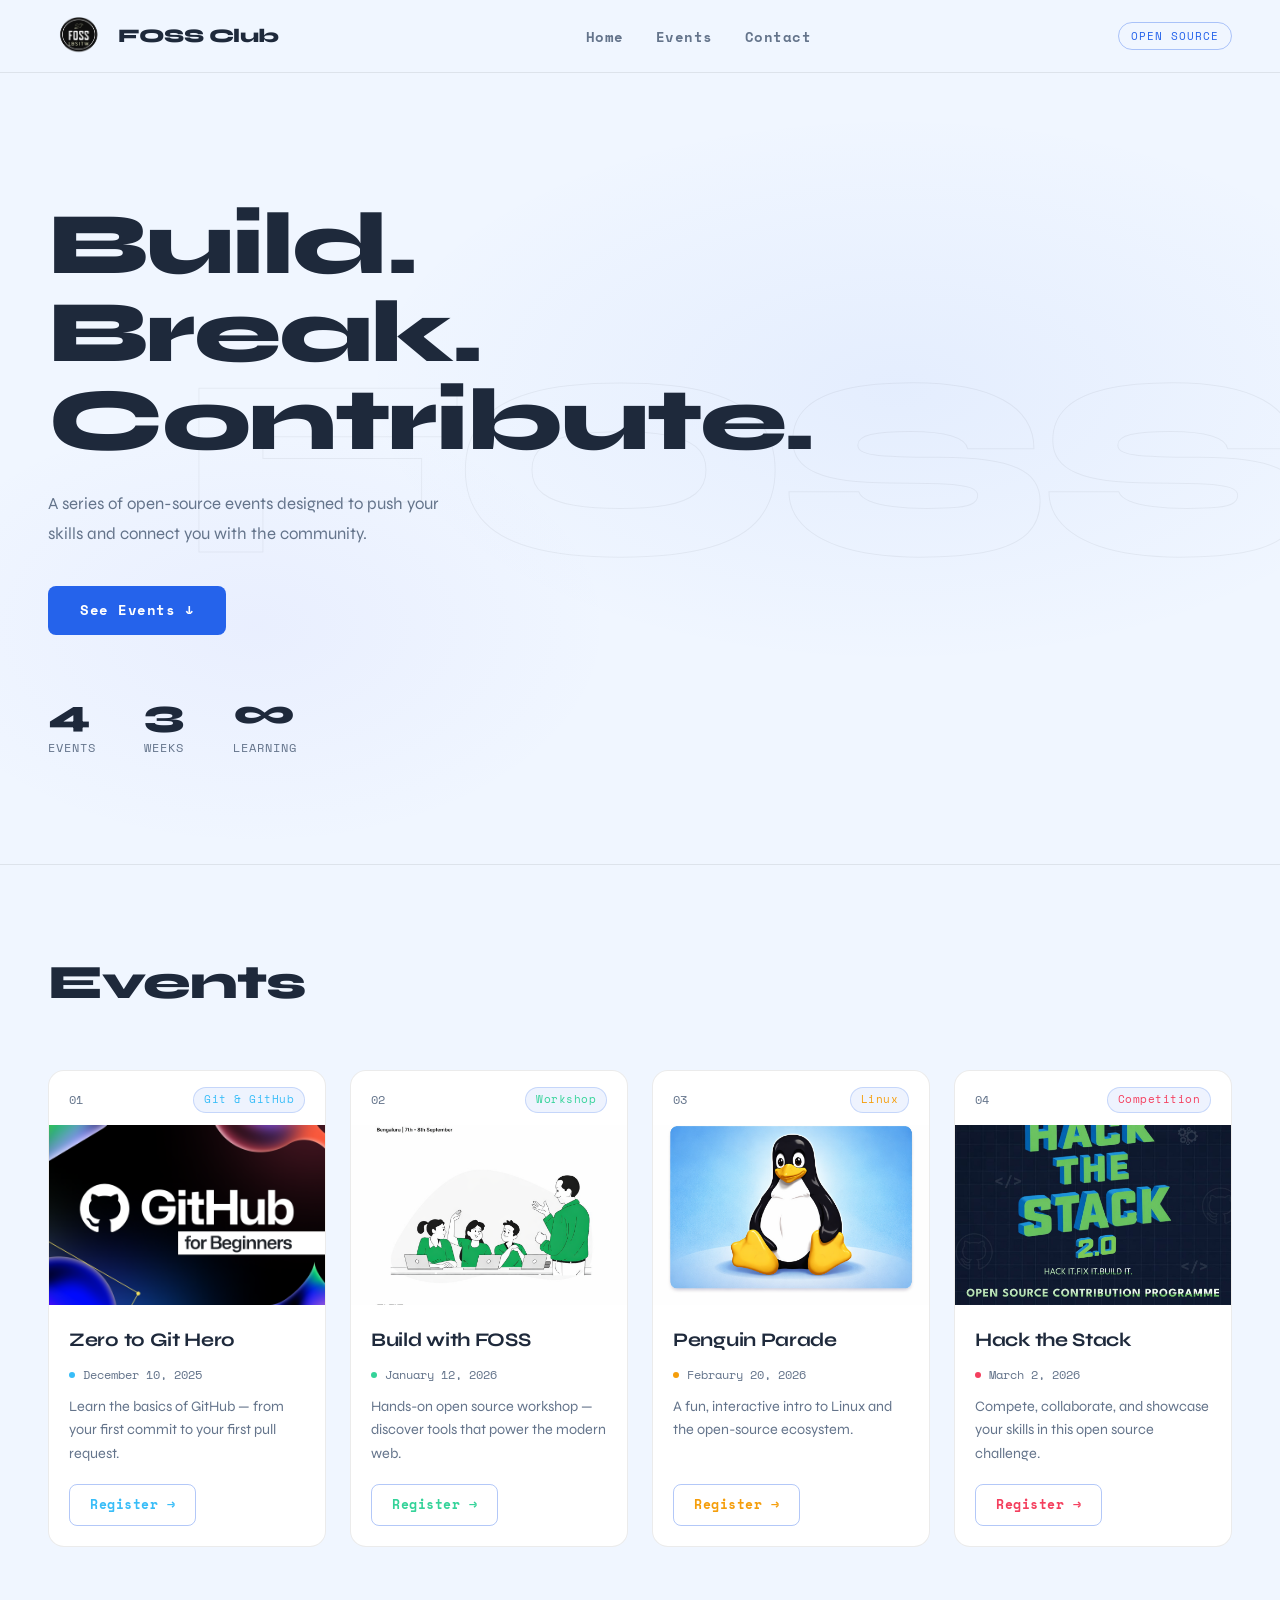
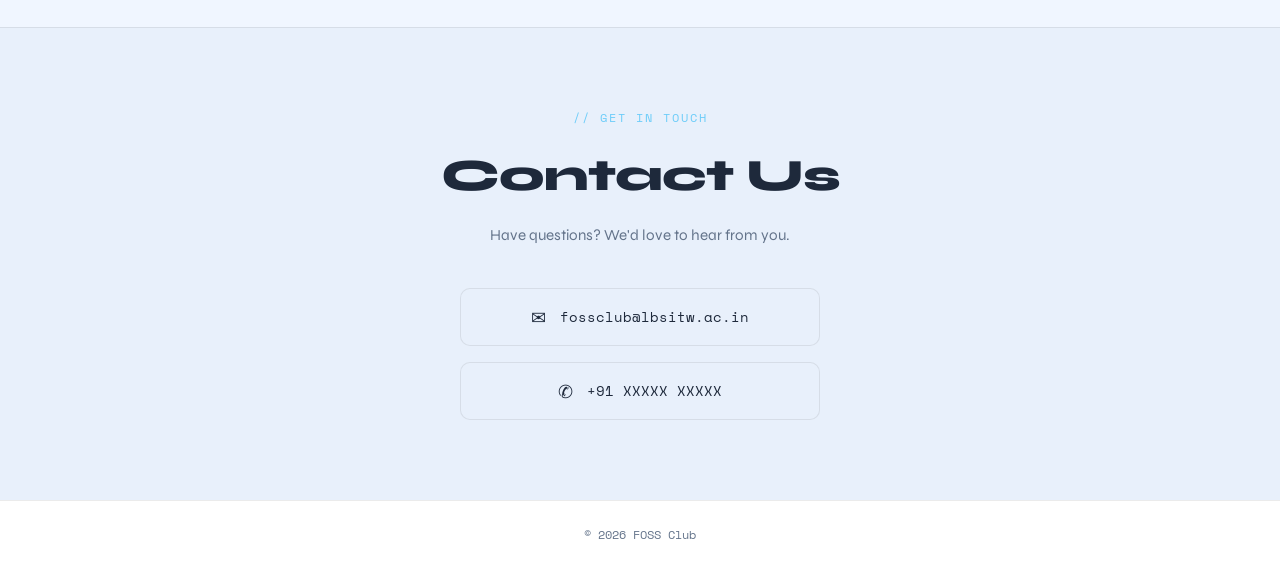
<file: index.html>
<!DOCTYPE html>
<html lang="en">
<head>
  <meta charset="UTF-8">
  <meta name="viewport" content="width=device-width, initial-scale=1.0">
  <title>FOSS Club Events</title>
  <link rel="icon" href="[data-uri]">
  <link rel="stylesheet" href="style.css">
  <link href="https://fonts.googleapis.com/css2?family=Space+Mono:wght@400;700&family=Syne:wght@400;600;700;800&display=swap" rel="stylesheet">
</head>
<body>

  <!-- HEADER -->
  <header>
    <div class="logo">
      <img src="images/FOSS.png" alt="FOSS Club logo" class="logo-img">
      <span class="logo-text">FOSS Club</span>
    </div>
    <nav>
      <a href="#">Home</a>
      <a href="#events">Events</a>
      <a href="#contact">Contact</a>
    </nav>
    <div class="header-badge">Open Source</div>
  </header>

  <!-- HERO -->
  <section class="hero">
    <div class="hero-bg-text">FOSS</div>
    <div class="hero-content">
      <!-- <p class="hero-eyebrow">April 2026 · Coming Up</p> -->
      <h1 class="hero-title">Build.<br>Break.<br>Contribute.</h1>
      <p class="hero-sub">A series of open-source events designed to push your skills and connect you with the community.</p>
      <a href="#events" class="hero-cta">See Events ↓</a>
    </div>
    <div class="hero-stats">
      <div class="stat"><span class="stat-num">4</span><span class="stat-label">Events</span></div>
      <div class="stat"><span class="stat-num">3</span><span class="stat-label">Weeks</span></div>
      <div class="stat"><span class="stat-num">∞</span><span class="stat-label">Learning</span></div>
    </div>
  </section>

  <!-- EVENTS SECTION -->
  <section id="events">
    <div class="section-header">
      
      <h2>Events</h2>
    </div>

    <div class="card-container">

      <div class="card" style="--accent: #38bdf8;">
        <div class="card-top">
          <span class="card-num">01</span>
          <span class="card-tag">Git & GitHub</span>
        </div>
        <img src="images/github.jpg" alt="GitHub Event">
        <div class="card-body">
          <h3>Zero to Git Hero</h3>
          <p class="date"><span class="dot"></span>December 10, 2025</p>
          <p class="card-desc">Learn the basics of GitHub — from your first commit to your first pull request.</p>
          <a href="register.html" class="card-btn">Register →</a>
        </div>
      </div>

      <div class="card" style="--accent: #34d399;">
        <div class="card-top">
          <span class="card-num">02</span>
          <span class="card-tag">Workshop</span>
        </div>
        <img src="images/buildwithfoss.png" alt="Web Dev">
        <div class="card-body">
          <h3>Build with FOSS</h3>
          <p class="date"><span class="dot"></span>January 12, 2026</p>
          <p class="card-desc">Hands-on open source workshop — discover tools that power the modern web.</p>
          <a href="register.html" class="card-btn">Register →</a>
        </div>
      </div>

      <div class="card" style="--accent: #f59e0b;">
        <div class="card-top">
          <span class="card-num">03</span>
          <span class="card-tag">Linux</span>
        </div>
        <img src="images/penguin.png" alt="Linux">
        <div class="card-body">
          <h3>Penguin Parade</h3>
          <p class="date"><span class="dot"></span>Febraury 20, 2026</p>
          <p class="card-desc">A fun, interactive intro to Linux and the open-source ecosystem.</p>
          <a href="register.html" class="card-btn">Register →</a>
        </div>
      </div>

      <div class="card" style="--accent: #f43f5e;">
        <div class="card-top">
          <span class="card-num">04</span>
          <span class="card-tag">Competition</span>
        </div>
        <img src="images/HacktheStack.jpeg" alt="Hackathon">
        <div class="card-body">
          <h3>Hack the Stack</h3>
          <p class="date"><span class="dot"></span>March 2, 2026</p>
          <p class="card-desc">Compete, collaborate, and showcase your skills in this open source challenge.</p>
          <a href="register.html" class="card-btn">Register →</a>
        </div>
      </div>

    </div>
  </section>

  <!-- CONTACT SECTION -->
  <section id="contact">
    <div class="contact-inner">
      <span class="section-tag light">// get in touch</span>
      <h2>Contact Us</h2>
      <p class="contact-sub">Have questions? We'd love to hear from you.</p>
      <div class="contact-links">
        <a href="mailto:fossclub@lbsitw.ac.in" class="contact-item">
          <span class="contact-icon">✉</span>
          <span>fossclub@lbsitw.ac.in</span>
        </a>
        <a  class="contact-item">
          <span class="contact-icon">✆</span>
          <span>+91 XXXXX XXXXX</span>
        </a>
      </div>
    </div>
  </section>

  <footer>
    <p>© 2026 FOSS Club </p>
  </footer>

</body>
</html>
</file>
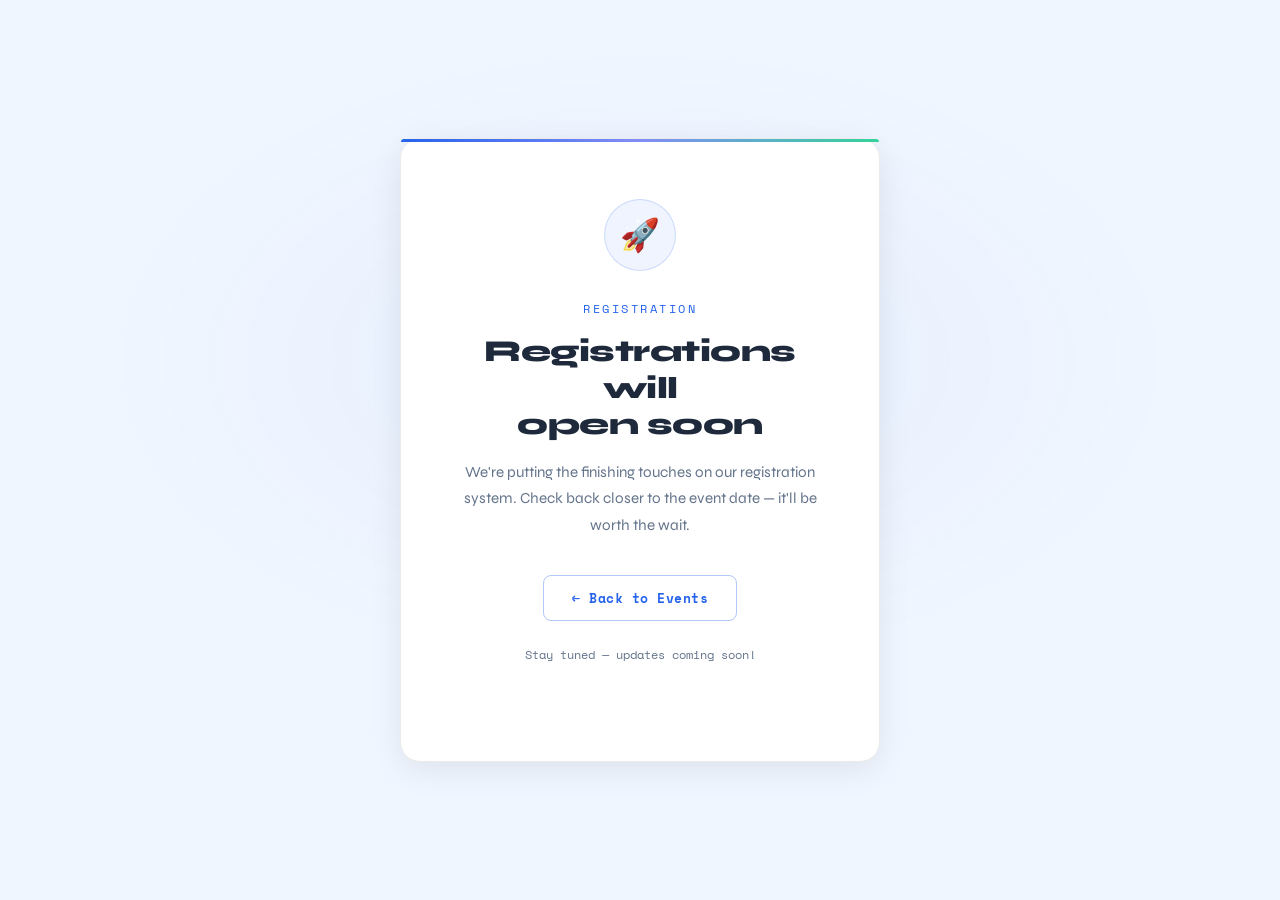
<file: register.html>
<!-- <!DOCTYPE html>
<html lang="en">
<head>
  <meta charset="UTF-8">
  <meta name="viewport" content="width=device-width, initial-scale=1.0">
  <title>Register | FOSS Club</title>
  <link rel="icon" href="[data-uri]">
  <link rel="stylesheet" href="style.css">
</head>
<body>

  <header>
    <div class="header-content">
      <div class="logo">
        <span class="logo-icon">⟨/⟩</span>
        <h1>FOSS Club</h1>
      </div>
      <nav>
        <a href="index.html">Home</a>
        <a href="index.html#events">Events</a>
        <a href="index.html#contact">Contact</a>
      </nav>
    </div>
  </header>

  <main class="register-page">
    <div class="register-card">
      <div class="register-icon">
        <svg width="64" height="64" viewBox="0 0 24 24" fill="none" stroke="currentColor" stroke-width="1.5">
          <circle cx="12" cy="12" r="10"></circle>
          <polyline points="12 6 12 12 16 14"></polyline>
        </svg>
      </div>
      <h1>Registrations Opening Soon</h1>
      <p>We're preparing something exciting! Stay tuned for registration announcements.</p>
      <div class="register-actions">
        <a href="index.html" class="btn btn-primary">← Back to Home</a>
        <a href="index.html#events" class="btn btn-secondary">View Events</a>
      </div>
    </div>
  </main>

</body>
</html> -->


<!DOCTYPE html>
<html lang="en">
<head>
  <meta charset="UTF-8">
  <meta name="viewport" content="width=device-width, initial-scale=1.0">
  <title>Register — FOSS Club</title>
  <link href="https://fonts.googleapis.com/css2?family=Space+Mono:wght@400;700&family=Syne:wght@400;600;700;800&display=swap" rel="stylesheet">
  <style>
    :root {
      --bg:      #f0f6ff;
      --surface: #ffffff;
      --border:  rgba(0,0,0,0.08);
      --text:    #1e293b;
      --muted:   #64748b;
      --accent:  #2563eb;
      --font-display: 'Syne', sans-serif;
      --font-mono:    'Space Mono', monospace;
    }
    *, *::before, *::after { box-sizing: border-box; margin: 0; padding: 0; }
    body {
      background: var(--bg);
      color: var(--text);
      font-family: var(--font-display);
      min-height: 100vh;
      display: flex;
      flex-direction: column;
      align-items: center;
      justify-content: center;
      padding: 40px 24px;
      overflow: hidden;
    }
    body::before {
      content: '';
      position: fixed;
      inset: 0;
      background: radial-gradient(ellipse 60% 50% at 50% 40%, rgba(37,99,235,0.05) 0%, transparent 70%);
      pointer-events: none;
    }
    .card {
      background: var(--surface);
      border: 1px solid var(--border);
      border-radius: 20px;
      padding: 60px 48px;
      text-align: center;
      max-width: 480px;
      width: 100%;
      position: relative;
      box-shadow: 0 8px 32px rgba(0,0,0,0.08);
      animation: pop 0.5s cubic-bezier(0.34,1.56,0.64,1) both;
    }
    .card::before {
      content: '';
      position: absolute;
      top: 0; left: 0; right: 0;
      height: 3px;
      background: linear-gradient(90deg, #2563eb, #818cf8, #34d399);
      border-radius: 20px 20px 0 0;
    }
    .icon {
      width: 72px;
      height: 72px;
      background: rgba(37,99,235,0.07);
      border: 1px solid rgba(37,99,235,0.18);
      border-radius: 50%;
      display: flex;
      align-items: center;
      justify-content: center;
      font-size: 2rem;
      margin: 0 auto 28px;
    }
    .eyebrow {
      font-family: var(--font-mono);
      font-size: 0.72rem;
      color: var(--accent);
      letter-spacing: 2.5px;
      text-transform: uppercase;
      margin-bottom: 14px;
    }
    h1 {
      font-size: 1.9rem;
      font-weight: 800;
      color: #1e293b;
      letter-spacing: -0.5px;
      line-height: 1.2;
      margin-bottom: 16px;
    }
    p {
      color: var(--muted);
      font-size: 0.95rem;
      line-height: 1.75;
      margin-bottom: 36px;
    }
    .back-btn {
      display: inline-flex;
      align-items: center;
      gap: 8px;
      padding: 12px 28px;
      background: transparent;
      color: var(--accent);
      border: 1px solid rgba(37,99,235,0.35);
      border-radius: 8px;
      font-family: var(--font-mono);
      font-size: 0.82rem;
      font-weight: 700;
      text-decoration: none;
      letter-spacing: 0.5px;
      transition: background 0.2s, color 0.2s, border-color 0.2s;
    }
    .back-btn:hover {
      background: var(--accent);
      color: #ffffff;
      border-color: var(--accent);
    }
    .notify-hint {
      margin-top: 24px;
      font-family: var(--font-mono);
      font-size: 0.72rem;
      color: var(--muted);
    }
    @keyframes pop {
      from { opacity: 0; transform: scale(0.92) translateY(20px); }
      to   { opacity: 1; transform: scale(1)    translateY(0); }
    }
    @media (max-width: 480px) {
      .card { padding: 40px 28px; }
      h1 { font-size: 1.5rem; }
    }
  </style>
</head>
<body>
  <div class="card">
    <div class="icon">🚀</div>
    <p class="eyebrow">Registration</p>
    <h1>Registrations will<br>open soon</h1>
    <p>We're putting the finishing touches on our registration system. Check back closer to the event date — it'll be worth the wait.</p>
    <a href="index.html" class="back-btn">← Back to Events</a>
    <p class="notify-hint">Stay tuned — updates coming soon!</p>
  </div>
</body>
</html>
</file>
<file: style.css>
/* ==========================================
   FOSS CLUB — style.css
   ========================================== */

@import url('https://fonts.googleapis.com/css2?family=Space+Mono:wght@400;700&family=Syne:wght@400;600;700;800&display=swap');

:root {
  --bg:       #f0f6ff;
  --surface:  #ffffff;
  --surface2: #e8f0fb;
  --border:   rgba(0,0,0,0.08);
  --text:     #1e293b;
  --muted:    #64748b;
  --accent:   #2563eb;
  --white:    #1e293b;

  --font-display: 'Syne', sans-serif;
  --font-mono:    'Space Mono', monospace;
}

*, *::before, *::after {
  box-sizing: border-box;
  margin: 0;
  padding: 0;
}

html {
  scroll-behavior: smooth;
}

body {
  background-color: var(--bg);
  color: var(--text);
  font-family: var(--font-display);
  line-height: 1.6;
  overflow-x: hidden;
}

/* ── HEADER ──────────────────────────────── */
header {
  position: sticky;
  top: 0;
  z-index: 100;
  background: rgba(240, 246, 255, 0.85);
  backdrop-filter: blur(16px);
  -webkit-backdrop-filter: blur(16px);
  border-bottom: 1px solid var(--border);
  display: flex;
  align-items: center;
  justify-content: space-between;
  padding: 16px 48px;
}

.logo {
  display: flex;
  align-items: center;
  gap: 10px;
}

.logo-img {
  width: 60px;
  height: auto;
  display: block;
  border-radius: 6px;
}

.logo-icon {
  font-family: var(--font-mono);
  font-size: 1.1rem;
  color: var(--accent);
  background: rgba(37, 99, 235, 0.08);
  border: 1px solid rgba(37, 99, 235, 0.25);
  padding: 4px 10px;
  border-radius: 6px;
}

.logo-text {
  font-size: 1.2rem;
  font-weight: 800;
  color: #1e293b;
  letter-spacing: -0.5px;
}

nav {
  display: flex;
  gap: 32px;
}

nav a {
  color: var(--muted);
  text-decoration: none;
  font-size: 0.9rem;
  font-weight: 600;
  letter-spacing: 0.5px;
  transition: color 0.2s;
  font-family: var(--font-mono);
}

nav a:hover {
  color: #1e293b;
}

.header-badge {
  font-family: var(--font-mono);
  font-size: 0.7rem;
  color: var(--accent);
  border: 1px solid rgba(37, 99, 235, 0.35);
  border-radius: 999px;
  padding: 4px 12px;
  letter-spacing: 1px;
  text-transform: uppercase;
}

/* ── HERO ─────────────────────────────────── */
.hero {
  position: relative;
  min-height: 88vh;
  display: flex;
  flex-direction: column;
  justify-content: center;
  padding: 80px 48px 60px;
  overflow: hidden;
  border-bottom: 1px solid var(--border);
}

.hero::before {
  content: '';
  position: absolute;
  inset: 0;
  background:
    radial-gradient(ellipse 60% 50% at 70% 40%, rgba(37,99,235,0.06) 0%, transparent 70%),
    radial-gradient(ellipse 40% 40% at 20% 70%, rgba(99,102,241,0.05) 0%, transparent 70%);
  pointer-events: none;
}

.hero-bg-text {
  position: absolute;
  right: -20px;
  top: 50%;
  transform: translateY(-50%);
  font-family: var(--font-display);
  font-size: clamp(120px, 20vw, 260px);
  font-weight: 800;
  color: transparent;
  -webkit-text-stroke: 1px rgba(0,0,0,0.05);
  user-select: none;
  pointer-events: none;
  line-height: 1;
  letter-spacing: -10px;
}

.hero-content {
  max-width: 640px;
  position: relative;
  z-index: 1;
  animation: fadeUp 0.7s ease both;
}

.hero-eyebrow {
  font-family: var(--font-mono);
  font-size: 0.78rem;
  color: var(--accent);
  letter-spacing: 2px;
  text-transform: uppercase;
  margin-bottom: 20px;
}

.hero-title {
  font-size: clamp(3rem, 7vw, 5.5rem);
  font-weight: 800;
  line-height: 1.0;
  letter-spacing: -2px;
  color: #1e293b;
  margin-bottom: 24px;
}

.hero-sub {
  font-size: 1.05rem;
  color: var(--muted);
  max-width: 420px;
  line-height: 1.8;
  margin-bottom: 36px;
}

.hero-cta {
  display: inline-block;
  padding: 14px 32px;
  background: var(--accent);
  color: #ffffff;
  font-family: var(--font-mono);
  font-weight: 700;
  font-size: 0.85rem;
  letter-spacing: 0.5px;
  border-radius: 8px;
  text-decoration: none;
  transition: opacity 0.2s, transform 0.2s;
}

.hero-cta:hover {
  opacity: 0.9;
  transform: translateY(-2px);
}

.hero-stats {
  display: flex;
  gap: 48px;
  margin-top: 60px;
  position: relative;
  z-index: 1;
  animation: fadeUp 0.9s ease both;
}

.stat {
  display: flex;
  flex-direction: column;
}

.stat-num {
  font-size: 2.4rem;
  font-weight: 800;
  color: #1e293b;
  line-height: 1;
}

.stat-label {
  font-family: var(--font-mono);
  font-size: 0.75rem;
  color: var(--muted);
  letter-spacing: 1px;
  text-transform: uppercase;
  margin-top: 4px;
}

/* ── EVENTS SECTION ──────────────────────── */
#events {
  padding: 80px 48px;
}

.section-header {
  margin-bottom: 48px;
}

.section-tag {
  font-family: var(--font-mono);
  font-size: 0.75rem;
  color: var(--accent);
  letter-spacing: 2px;
  text-transform: uppercase;
  display: block;
  margin-bottom: 12px;
}

.section-tag.light {
  color: rgba(56,189,248,0.7);
}

#events h2 {
  font-size: clamp(2rem, 4vw, 3rem);
  font-weight: 800;
  color: #1e293b;
  letter-spacing: -1px;
}

/* ── CARD GRID ───────────────────────────── */
.card-container {
  display: grid;
  grid-template-columns: repeat(auto-fit, minmax(270px, 1fr));
  gap: 24px;
}

/* ── CARD ────────────────────────────────── */
.card {
  background: var(--surface);
  border: 1px solid var(--border);
  border-radius: 16px;
  overflow: hidden;
  display: flex;
  flex-direction: column;
  transition: transform 0.25s ease, box-shadow 0.25s ease, border-color 0.25s ease;
  animation: fadeUp 0.6s ease both;
}

.card:hover {
  transform: translateY(-6px);
  box-shadow: 0 20px 40px rgba(0,0,0,0.12), 0 0 0 1px var(--accent);
  border-color: var(--accent);
}

.card-top {
  display: flex;
  justify-content: space-between;
  align-items: center;
  padding: 16px 20px 12px;
}

.card-num {
  font-family: var(--font-mono);
  font-size: 0.75rem;
  color: var(--muted);
}

.card-tag {
  font-family: var(--font-mono);
  font-size: 0.68rem;
  color: var(--accent);
  background: rgba(37,99,235,0.08);
  border: 1px solid rgba(37,99,235,0.2);
  border-radius: 999px;
  padding: 3px 10px;
  letter-spacing: 0.5px;
}

/* Per-card accent colour via CSS custom property */
.card:hover .card-tag {
  color: var(--accent);
  border-color: color-mix(in srgb, var(--accent) 40%, transparent);
  background: color-mix(in srgb, var(--accent) 10%, transparent);
}

.card img {
  width: 100%;
  height: 180px;
  object-fit: cover;
  display: block;
}

.card-body {
  padding: 20px;
  display: flex;
  flex-direction: column;
  gap: 10px;
  flex: 1;
}

.card-body h3 {
  font-size: 1.2rem;
  font-weight: 700;
  color: #1e293b;
  letter-spacing: -0.3px;
}

.date {
  display: flex;
  align-items: center;
  gap: 8px;
  font-family: var(--font-mono);
  font-size: 0.75rem;
  color: var(--muted);
}

.dot {
  display: inline-block;
  width: 6px;
  height: 6px;
  border-radius: 50%;
  background: var(--accent);
  flex-shrink: 0;
}

.card-desc {
  font-size: 0.9rem;
  color: var(--muted);
  line-height: 1.65;
  flex: 1;
}

.card-btn {
  display: inline-block;
  margin-top: 8px;
  padding: 10px 20px;
  background: transparent;
  color: var(--accent);
  border: 1px solid rgba(37,99,235,0.35);
  border-radius: 8px;
  font-family: var(--font-mono);
  font-size: 0.8rem;
  font-weight: 700;
  text-decoration: none;
  letter-spacing: 0.5px;
  transition: background 0.2s, color 0.2s, border-color 0.2s;
  text-align: center;
  align-self: flex-start;
}

.card-btn:hover {
  background: var(--accent);
  color: #ffffff;
  border-color: var(--accent);
}

/* ── CONTACT ─────────────────────────────── */
#contact {
  background: var(--surface2);
  border-top: 1px solid var(--border);
  padding: 80px 48px;
  text-align: center;
}

.contact-inner {
  max-width: 520px;
  margin: 0 auto;
}

#contact h2 {
  font-size: clamp(2rem, 4vw, 2.8rem);
  font-weight: 800;
  color: #1e293b;
  letter-spacing: -1px;
  margin-bottom: 12px;
}

.contact-sub {
  color: var(--muted);
  font-size: 0.95rem;
  margin-bottom: 40px;
}

.contact-links {
  display: flex;
  flex-direction: column;
  gap: 16px;
  align-items: center;
}

.contact-item {
  display: flex;
  align-items: center;
  gap: 14px;
  color: var(--text);
  text-decoration: none;
  font-family: var(--font-mono);
  font-size: 0.9rem;
  background: var(--surface2);
  border: 1px solid var(--border);
  border-radius: 10px;
  padding: 14px 28px;
  transition: border-color 0.2s, color 0.2s;
  width: 100%;
  max-width: 360px;
  justify-content: center;
}

.contact-item:hover {
  border-color: var(--accent);
  color: var(--accent);
}

.contact-icon {
  font-size: 1.1rem;
}

/* ── FOOTER ──────────────────────────────── */
footer {
  border-top: 1px solid var(--border);
  padding: 24px 48px;
  text-align: center;
  font-family: var(--font-mono);
  font-size: 0.75rem;
  color: var(--muted);
  background: var(--surface);
}

/* ── ANIMATION ───────────────────────────── */
@keyframes fadeUp {
  from { opacity: 0; transform: translateY(24px); }
  to   { opacity: 1; transform: translateY(0); }
}

/* ── RESPONSIVE ──────────────────────────── */
@media (max-width: 768px) {
  header {
    padding: 14px 24px;
    flex-wrap: wrap;
    gap: 12px;
  }

  .header-badge { display: none; }

  nav { gap: 20px; }

  .hero {
    padding: 60px 24px 40px;
    min-height: auto;
  }

  .hero-bg-text { display: none; }

  .hero-stats { gap: 28px; }

  #events { padding: 60px 24px; }

  #contact { padding: 60px 24px; }

  footer { padding: 20px 24px; }
}
</file>
